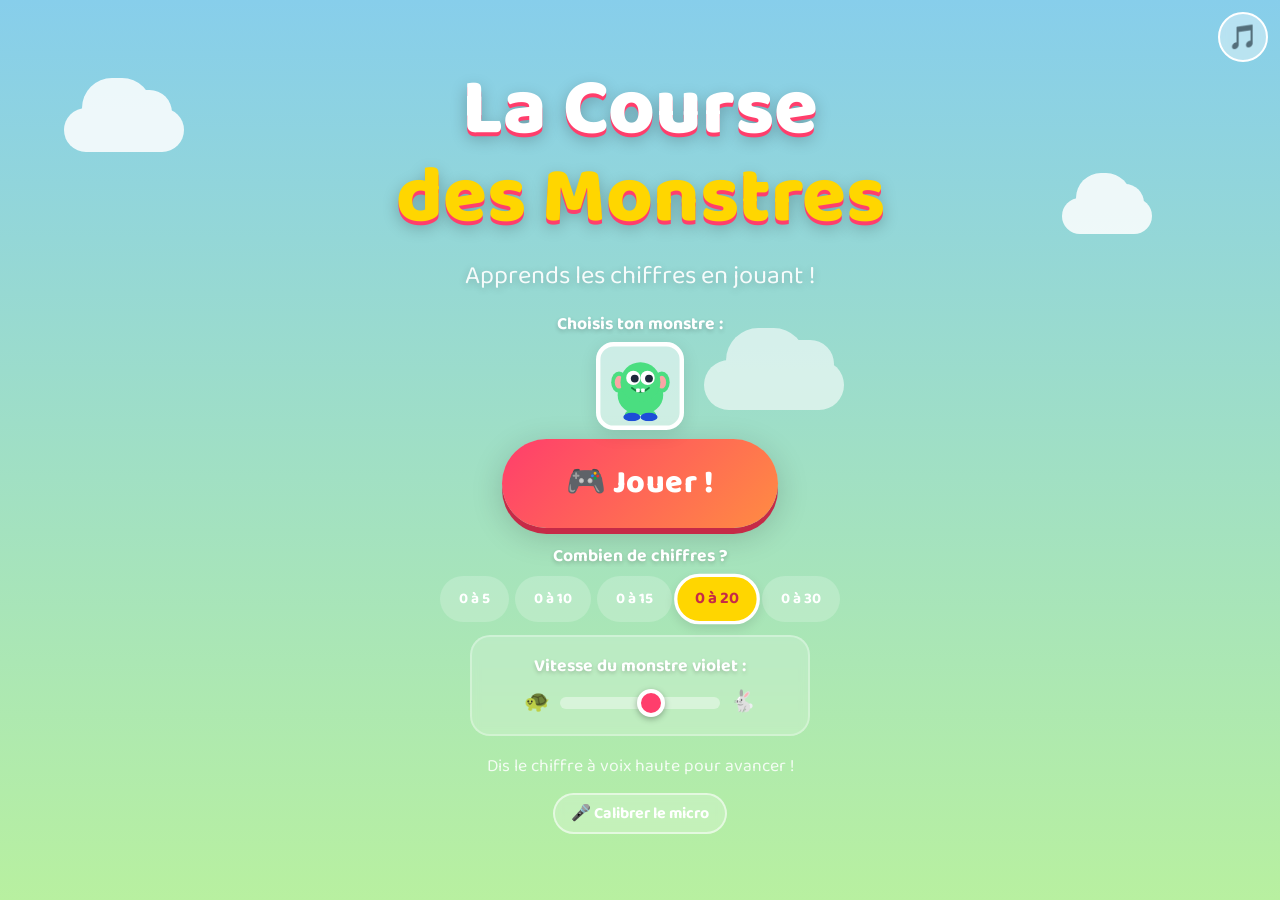
<file: index.html>
<!DOCTYPE html>
<html lang="fr">
<head>
  <meta charset="UTF-8" />
  <meta name="viewport" content="width=device-width, initial-scale=1.0, viewport-fit=cover" />
  <meta name="mobile-web-app-capable" content="yes" />
  <meta name="apple-mobile-web-app-capable" content="yes" />
  <meta name="apple-mobile-web-app-status-bar-style" content="black-translucent" />
  <meta name="apple-mobile-web-app-title" content="Course des Monstres" />
  <meta name="theme-color" content="#87CEEB" />
  <title>La Course des Monstres — Apprends les chiffres !</title>
  <meta name="description" content="Un jeu de course amusant pour apprendre les chiffres de 0 à 20 en parlant !" />
  <link rel="preconnect" href="https://fonts.googleapis.com" />
  <link rel="preconnect" href="https://fonts.gstatic.com" crossorigin />
  <link href="https://fonts.googleapis.com/css2?family=Baloo+2:wght@400;600;800&display=swap" rel="stylesheet" />
  <link rel="stylesheet" href="style.css" />
</head>
<body>

  <button id="btn-music" class="btn-audio-toggle" aria-label="Couper/Activer la musique">🎵</button>

  <!-- ══════════════════ ÉCRAN D'ACCUEIL ══════════════════ -->
  <div id="screen-home" class="screen active">
    <div class="home-bg">
      <div class="cloud cloud-1"></div>
      <div class="cloud cloud-2"></div>
      <div class="cloud cloud-3"></div>
    </div>
    <div class="home-content">
      <h1 class="title-main">La Course<br/><span class="title-accent">des Monstres</span></h1>
      <p class="title-sub">Apprends les chiffres en jouant !</p>
      <div class="character-selection">
        <p class="settings-label">Choisis ton monstre :</p>
        <div class="monster-options">
          <div class="monster-choice active" data-monster="A" id="choice-A"></div>
          <div class="monster-choice hidden" data-monster="F" id="choice-F"></div>
          <div class="monster-choice hidden" data-monster="G" id="choice-G"></div>
          <div class="monster-choice hidden" data-monster="C" id="choice-C"></div>
          <div class="monster-choice hidden" data-monster="H" id="choice-H"></div>
          <div class="monster-choice hidden" data-monster="D" id="choice-D"></div>
          <div class="monster-choice hidden" data-monster="E" id="choice-E"></div>
        </div>
      </div>
      <button id="btn-start" class="btn-primary" aria-label="Commencer le jeu">
        <span>🎮 Jouer !</span>
      </button>

      <div class="level-selection">
        <p class="settings-label">Combien de chiffres ?</p>
        <div class="level-options">
          <button class="level-btn" data-max="5">0 à 5</button>
          <button class="level-btn" data-max="10">0 à 10</button>
          <button class="level-btn" data-max="15">0 à 15</button>
          <button class="level-btn active" data-max="20">0 à 20</button>
          <button class="level-btn" data-max="30">0 à 30</button>
          <button id="level-btn-secret" class="level-btn level-btn-special hidden" data-max="50">🌟 Master (0-50)</button>
        </div>
      </div>

      <div class="settings-zone">
        <p class="settings-label">Vitesse du monstre violet :</p>
        <div class="speed-control">
          <span>🐢</span>
          <input type="range" id="input-speed" min="2000" max="8000" step="500" value="4500" dir="rtl">
          <span>🐇</span>
        </div>
      </div>
      
      <p class="hint-text">Dis le chiffre à voix haute pour avancer !</p>
      <a href="calibrage.html" class="btn-calibrate">🎤 Calibrer le micro</a>
    </div>
  </div>

  <!-- ══════════════════ ÉCRAN DE JEU ══════════════════ -->
  <div id="screen-game" class="screen">

    <!-- Décors arrière-plan -->
    <div class="sky">
      <div class="cloud cloud-game cloud-g1"></div>
      <div class="cloud cloud-game cloud-g2"></div>
      <div class="sun"></div>
    </div>

    <!-- Bande de chiffres 0-20 -->
    <div class="number-zone" aria-live="polite" aria-label="Chiffres de 0 à 20">
      <p class="number-label">Dis ce chiffre !</p>
      <div class="number-strip-wrapper">
        <div id="number-strip" class="number-strip">
          <!-- Les spans 0..20 sont créés par JS -->
        </div>
      </div>
    </div>

    <!-- Feedback visuel -->
    <div id="feedback" class="feedback hidden" aria-live="assertive"></div>

    <!-- Piste de course — JOUEUR (haut) -->
    <div class="track track-player" aria-label="Piste du joueur">
      <div class="track-ground track-ground-player"></div>
      <div class="track-line"></div>
      <div class="finish-flag flag-player">🏁</div>
      <div id="monster-player" class="monster monster-player" role="img" aria-label="Ton monstre">
        <!-- rendu par JS -->
      </div>
    </div>

    <!-- Séparateur herbe -->
    <div class="grass-strip"></div>

    <!-- Piste de course — TIMER (bas) -->
    <div class="track track-timer" aria-label="Piste du timer">
      <div class="track-ground track-ground-timer"></div>
      <div class="track-line"></div>
      <div class="finish-flag flag-timer">🏁</div>
      <div id="monster-timer" class="monster monster-timer" role="img" aria-label="Monstre timer">
        <!-- rendu par JS -->
      </div>
    </div>

    <!-- Bouton micro -->
    <div class="mic-zone">
      <button id="btn-mic" class="btn-mic" aria-label="Appuie et parle !">
        <svg class="mic-icon" viewBox="0 0 24 24" fill="none" xmlns="http://www.w3.org/2000/svg">
          <rect x="9" y="2" width="6" height="11" rx="3" fill="currentColor"/>
          <path d="M5 10a7 7 0 0 0 14 0" stroke="currentColor" stroke-width="2" stroke-linecap="round"/>
          <line x1="12" y1="17" x2="12" y2="21" stroke="currentColor" stroke-width="2" stroke-linecap="round"/>
          <line x1="9" y1="21" x2="15" y2="21" stroke="currentColor" stroke-width="2" stroke-linecap="round"/>
        </svg>
        <span class="mic-label">Parle !</span>
      </button>
      <div id="listening-indicator" class="listening-indicator hidden">
        <span></span><span></span><span></span>
      </div>
    </div>

    <!-- Bouton retour -->
    <button id="btn-back" class="btn-back" aria-label="Retour à l'accueil">← Accueil</button>

    <!-- Bouton Apprentissage -->
    <button id="btn-learn" class="btn-learn" aria-label="Ajouter une prononciation">
      <span class="learn-icon">🎓</span>
      <div class="learn-progress"></div>
    </button>
  </div>

  <!-- ══════════════════ ÉCRAN VICTOIRE ══════════════════ -->
  <div id="screen-win" class="screen screen-win">
    <div class="win-bg">
      <div class="confetti-container" id="confetti-container"></div>
    </div>
    <div class="win-content">
      <div class="win-monster" id="win-monster-display"></div>
      <h2 class="win-title">🎉 Bravo !</h2>
      <p class="win-score">Tu as dit tous les chiffres !</p>
      <div class="stars-row">⭐⭐⭐</div>
      <button id="btn-replay" class="btn-primary btn-replay" aria-label="Rejouer">Rejouer !</button>
    </div>
    
    <!-- OVERLAY CADEAU -->
    <div id="gift-overlay" class="gift-overlay hidden">
      <h2 class="gift-title">🎁 Nouveau Cadeau ! 🎁</h2>
      <p class="gift-text">Tu as débloqué un nouveau compagnon !</p>
      <div class="gift-monster" id="gift-monster-display"></div>
      <button id="btn-gift-ok" class="btn-primary">Super !</button>
    </div>
  </div>

  <!-- ══════════════════ ÉCRAN DÉFAITE ══════════════════ -->
  <div id="screen-lose" class="screen screen-lose">
    <div class="lose-content">
      <div class="lose-monster" id="lose-monster-display"></div>
      <h2 class="lose-title">Oh non !</h2>
      <p class="lose-text">Le monstre timer est arrivé en premier…<br/>Essaie encore !</p>
      <button id="btn-retry" class="btn-primary btn-retry" aria-label="Réessayer">Réessayer !</button>
    </div>
  </div>

  <script src="game.js"></script>
</body>
</html>
</file>
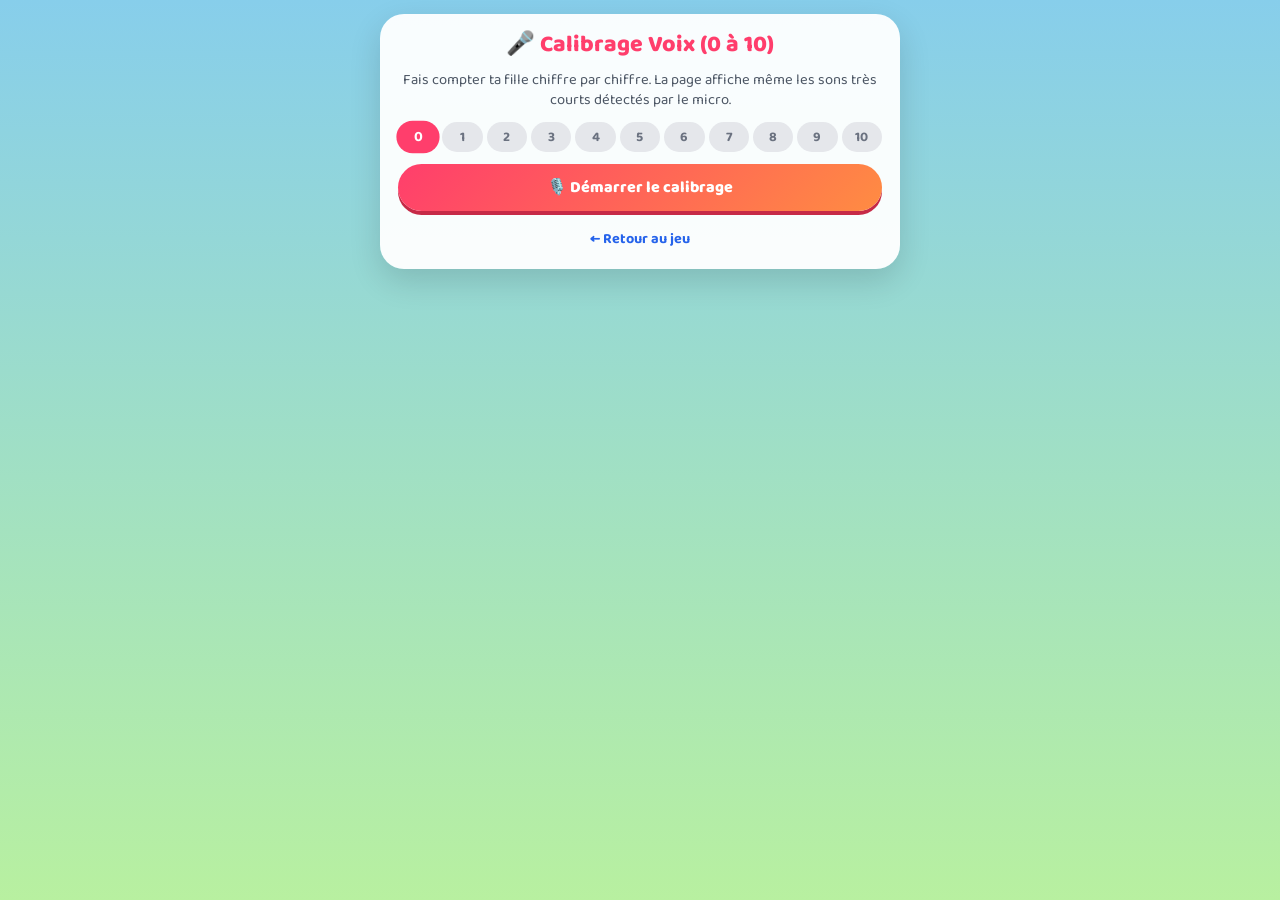
<file: calibrage.html>
<!DOCTYPE html>
<html lang="fr">
<head>
  <meta charset="UTF-8" />
  <meta name="viewport" content="width=device-width, initial-scale=1.0, viewport-fit=cover" />
  <title>Calibrage Voix — La Course des Monstres</title>
  <link rel="preconnect" href="https://fonts.googleapis.com" />
  <link rel="preconnect" href="https://fonts.gstatic.com" crossorigin />
  <link href="https://fonts.googleapis.com/css2?family=Baloo+2:wght@400;600;800&display=swap" rel="stylesheet" />
  <style>
    * { box-sizing: border-box; margin: 0; padding: 0; }
    body {
      font-family: 'Baloo 2', system-ui, sans-serif;
      background: linear-gradient(180deg, #87CEEB 0%, #B8F0A0 100%);
      min-height: 100vh;
      padding: 14px;
      color: #1F2937;
      display: flex;
      flex-direction: column;
      align-items: center;
    }
    .card {
      width: 100%;
      max-width: 520px;
      background: rgba(255, 255, 255, 0.95);
      border-radius: 24px;
      padding: 18px;
      box-shadow: 0 12px 32px rgba(0, 0, 0, 0.14);
      display: flex;
      flex-direction: column;
      gap: 12px;
    }
    h1 {
      font-size: 1.45rem;
      font-weight: 800;
      text-align: center;
      color: #FF3E6C;
      line-height: 1.15;
    }
    .subtitle {
      font-size: 0.92rem;
      text-align: center;
      color: #4B5563;
      line-height: 1.35;
    }
    .progress-row {
      display: flex;
      justify-content: space-between;
      gap: 4px;
    }
    .step-pill {
      flex: 1;
      text-align: center;
      padding: 4px 0;
      border-radius: 999px;
      font-size: 0.85rem;
      font-weight: 700;
      background: #E5E7EB;
      color: #6B7280;
      cursor: pointer;
    }
    .step-pill.done { background: #34D399; color: #fff; }
    .step-pill.active { background: #FF3E6C; color: #fff; transform: scale(1.08); }

    .target-box {
      background: linear-gradient(135deg, #FF3E6C, #FF8C42);
      color: #fff;
      border-radius: 20px;
      padding: 14px;
      text-align: center;
      box-shadow: 0 6px 0 #C62A47;
    }
    .target-label { font-size: 0.95rem; opacity: 0.92; }
    .target-number { font-size: 4.2rem; font-weight: 800; line-height: 1; }

    .status-bar {
      display: flex;
      align-items: center;
      justify-content: center;
      gap: 8px;
      font-weight: 700;
      font-size: 0.92rem;
      padding: 8px 12px;
      border-radius: 12px;
      background: #F3F4F6;
      color: #374151;
    }
    .status-bar.listening { background: #D1FAE5; color: #065F46; }
    .status-bar.speaking { background: #FEF3C7; color: #92400E; }
    .status-bar.error { background: #FEE2E2; color: #991B1B; }
    .dot {
      width: 10px; height: 10px;
      border-radius: 50%;
      background: #9CA3AF;
    }
    .status-bar.listening .dot {
      background: #10B981;
      animation: pulse 1s infinite;
    }
    .status-bar.speaking .dot {
      background: #F59E0B;
      animation: pulse 0.4s infinite;
    }
    @keyframes pulse {
      0%, 100% { transform: scale(1); opacity: 1; }
      50% { transform: scale(1.45); opacity: 0.5; }
    }

    .heard-box {
      background: #F9FAFB;
      border: 2px dashed #D1D5DB;
      border-radius: 16px;
      padding: 10px;
      min-height: 110px;
      max-height: 180px;
      overflow-y: auto;
      font-size: 0.88rem;
    }
    .heard-empty { color: #9CA3AF; text-align: center; padding-top: 24px; }
    .heard-item {
      padding: 5px 8px;
      margin-bottom: 5px;
      border-radius: 8px;
      background: #fff;
      border: 1px solid #E5E7EB;
      word-break: break-word;
    }
    .heard-item.final { border-color: #60A5FA; background: #EFF6FF; }
    .heard-item.event { border-color: #FCD34D; background: #FFFBEB; color: #92400E; font-size: 0.82rem; }

    .btn-row {
      display: flex;
      gap: 8px;
    }
    button {
      font-family: inherit;
      font-size: 1rem;
      font-weight: 800;
      border: none;
      border-radius: 999px;
      padding: 11px 16px;
      cursor: pointer;
      touch-action: manipulation;
      transition: transform 0.1s;
    }
    button:active { transform: translateY(2px); }
    .btn-primary {
      background: linear-gradient(135deg, #FF3E6C, #FF8C42);
      color: #fff;
      box-shadow: 0 4px 0 #C62A47;
      width: 100%;
    }
    .btn-next {
      flex: 2;
      background: linear-gradient(135deg, #10B981, #059669);
      color: #fff;
      box-shadow: 0 4px 0 #047857;
    }
    .btn-secondary {
      flex: 1;
      background: #E5E7EB;
      color: #374151;
      box-shadow: 0 4px 0 #9CA3AF;
    }
    .btn-copy {
      background: linear-gradient(135deg, #8B5CF6, #6D28D9);
      color: #fff;
      box-shadow: 0 4px 0 #5B21B6;
      width: 100%;
    }

    textarea {
      width: 100%;
      height: 150px;
      border-radius: 12px;
      border: 2px solid #D1D5DB;
      padding: 10px;
      font-family: monospace;
      font-size: 0.8rem;
      background: #F9FAFB;
      color: #111827;
    }
    .hidden { display: none !important; }
    .back-link {
      text-align: center;
      margin-top: 4px;
      font-size: 0.9rem;
    }
    .back-link a { color: #2563EB; font-weight: 700; text-decoration: none; }
  </style>
</head>
<body>
  <div class="card">
    <h1>🎤 Calibrage Voix (0 à 10)</h1>
    <p class="subtitle">
      Fais compter ta fille chiffre par chiffre. La page affiche même les sons très courts détectés par le micro.
    </p>

    <div id="progress-row" class="progress-row"></div>

    <div id="setup-zone">
      <button id="btn-start" class="btn-primary">🎙️ Démarrer le calibrage</button>
    </div>

    <div id="capture-zone" class="hidden">
      <div class="target-box">
        <div class="target-label">Dis ce chiffre :</div>
        <div id="target-number" class="target-number">0</div>
      </div>

      <div id="status-bar" class="status-bar">
        <span class="dot"></span>
        <span id="status-text">En attente du micro…</span>
      </div>

      <div id="heard-box" class="heard-box">
        <div class="heard-empty">Ce que le téléphone entend apparaîtra ici…</div>
      </div>

      <div class="btn-row">
        <button id="btn-prev" class="btn-secondary">← Préc.</button>
        <button id="btn-relance" class="btn-secondary">🔄 Micro</button>
        <button id="btn-next" class="btn-next">Suivant →</button>
      </div>
    </div>

    <div id="report-zone" class="hidden">
      <p class="subtitle"><strong>✅ Calibrage terminé !</strong> Copie ce rapport et colle-le dans la conversation :</p>
      <textarea id="report-output" readonly></textarea>
      <button id="btn-copy" class="btn-copy" style="margin-top:10px;">📋 Copier le rapport</button>
      <button id="btn-restart" class="btn-secondary" style="width:100%;margin-top:10px;">🔄 Recommencer</button>
    </div>

    <div class="back-link">
      <a href="index.html">← Retour au jeu</a>
    </div>
  </div>

  <script>
    const MAX_NUM = 10;
    let currentNum = 0;
    let recognition = null;
    let isRunning = false;
    const captures = {};

    for (let i = 0; i <= MAX_NUM; i++) captures[i] = [];

    const $ = id => document.getElementById(id);

    function renderPills() {
      const row = $('progress-row');
      row.innerHTML = '';
      for (let i = 0; i <= MAX_NUM; i++) {
        const pill = document.createElement('div');
        pill.className = 'step-pill' + (i === currentNum ? ' active' : (captures[i].length > 0 ? ' done' : ''));
        pill.textContent = i;
        pill.onclick = () => {
          if (!isRunning) return;
          currentNum = i;
          updateUI();
        };
        row.appendChild(pill);
      }
    }

    function updateUI() {
      $('target-number').textContent = currentNum;
      $('btn-prev').disabled = currentNum === 0;
      $('btn-next').textContent = currentNum === MAX_NUM ? 'Terminer ✓' : 'Suivant →';
      renderPills();
      renderHeard();
    }

    function renderHeard() {
      const box = $('heard-box');
      const list = captures[currentNum];
      if (!list || list.length === 0) {
        box.innerHTML = '<div class="heard-empty">Parle… tout son ou mot capté s\'affiche ici.</div>';
        return;
      }
      box.innerHTML = list.map(entry => {
        if (entry.event) {
          return `<div class="heard-item event">⚡ ${entry.event}</div>`;
        }
        const altsText = entry.alts.map(a => `"${a.t}"`).join(' | ');
        return `<div class="heard-item ${entry.isFinal ? 'final' : ''}"><strong>${entry.isFinal ? 'FINAL' : 'partiel'}:</strong> ${altsText}</div>`;
      }).join('');
      box.scrollTop = box.scrollHeight;
    }

    function setStatus(mode, text) {
      const bar = $('status-bar');
      bar.className = 'status-bar ' + mode;
      $('status-text').textContent = text;
    }

    function logEvent(msg) {
      captures[currentNum].push({ event: msg, t: Date.now() });
      renderHeard();
    }

    function initSpeech() {
      const SR = window.SpeechRecognition || window.webkitSpeechRecognition;
      if (!SR) {
        setStatus('error', 'Reconnaissance vocale non supportée sur ce navigateur.');
        return false;
      }
      recognition = new SR();
      recognition.lang = 'fr-FR';
      // Mode mot-à-mot (continuous = false) avec relance immédiate :
      // force le décodeur mobile à traiter les mots courts d'enfants sans attendre une phrase
      recognition.continuous = false;
      recognition.interimResults = true;
      recognition.maxAlternatives = 5;

      recognition.onstart = () => setStatus('listening', 'Micro prêt — parle maintenant !');

      recognition.onspeechstart = () => {
        setStatus('speaking', '🎙️ Voix détectée…');
        logEvent('Voix détectée par le micro');
      };

      recognition.onnomatch = () => {
        setStatus('listening', '✅ Voix d\'enfant validée (mode syllabe courte) !');
        logEvent('✅ VALIDÉ PAR LE JEU : Voix d\'enfant détectée (même si Google renvoie nomatch)');
      };

      recognition.onend = () => {
        if (isRunning) {
          setTimeout(() => {
            if (isRunning) {
              try { recognition.start(); } catch (e) {}
            }
          }, 120);
        }
      };

      recognition.onerror = (e) => {
        if (e.error === 'not-allowed' || e.error === 'service-not-allowed') {
          isRunning = false;
          setStatus('error', 'Permission micro refusée.');
        } else if (e.error === 'no-speech') {
          setStatus('listening', 'En écoute…');
        } else {
          logEvent(`Info micro : ${e.error}`);
        }
      };

      recognition.onresult = (event) => {
        for (let i = event.resultIndex; i < event.results.length; i++) {
          const res = event.results[i];
          const alts = [];
          for (let j = 0; j < res.length; j++) {
            const t = res[j].transcript.trim();
            if (t) alts.push({ t, c: Number((res[j].confidence || 0).toFixed(2)) });
          }
          if (alts.length > 0) {
            captures[currentNum].push({ isFinal: res.isFinal, alts });
            renderHeard();
          }
        }
      };

      return true;
    }

    function buildReport() {
      const summary = {
        userAgent: navigator.userAgent,
        date: new Date().toISOString(),
        captures: {}
      };
      for (let i = 0; i <= MAX_NUM; i++) {
        summary.captures[i] = captures[i].map(e =>
          e.event ? { ev: e.event } : { f: e.isFinal ? 1 : 0, a: e.alts.map(x => `${x.t}[${x.c}]`) }
        );
      }
      return JSON.stringify(summary, null, 2);
    }

    $('btn-start').onclick = () => {
      if (!initSpeech()) return;
      isRunning = true;
      $('setup-zone').classList.add('hidden');
      $('capture-zone').classList.remove('hidden');
      updateUI();
      try { recognition.start(); } catch (e) {}
    };

    $('btn-relance').onclick = () => {
      try { recognition.stop(); } catch (e) {}
      setTimeout(() => {
        try { recognition.start(); } catch (e) {}
      }, 150);
    };

    $('btn-prev').onclick = () => {
      if (currentNum > 0) {
        currentNum--;
        updateUI();
      }
    };

    $('btn-next').onclick = () => {
      if (currentNum < MAX_NUM) {
        currentNum++;
        updateUI();
      } else {
        isRunning = false;
        try { recognition.stop(); } catch (e) {}
        $('capture-zone').classList.add('hidden');
        $('report-zone').classList.remove('hidden');
        $('report-output').value = buildReport();
      }
    };

    $('btn-copy').onclick = async () => {
      const text = $('report-output').value;
      try {
        await navigator.clipboard.writeText(text);
        $('btn-copy').textContent = '✅ Copié !';
      } catch (e) {
        $('report-output').select();
        document.execCommand('copy');
        $('btn-copy').textContent = '✅ Copié !';
      }
      setTimeout(() => { $('btn-copy').textContent = '📋 Copier le rapport'; }, 2000);
    };

    $('btn-restart').onclick = () => {
      for (let i = 0; i <= MAX_NUM; i++) captures[i] = [];
      currentNum = 0;
      $('report-zone').classList.add('hidden');
      $('setup-zone').classList.remove('hidden');
      renderPills();
    };

    renderPills();
  </script>
</body>
</html>
</file>
<file: style.css>
/* ═══════════════════════════════════════════
   MONSTER RACE — CSS
   Police : Baloo 2 (Google Fonts)
   Palette : vive, enfantine, accessible
   Responsive : portrait & paysage, mobile & desktop
═══════════════════════════════════════════ */

*, *::before, *::after { box-sizing: border-box; margin: 0; padding: 0; }

:root {
  --sky-top:   #87CEEB;
  --sky-mid:   #B0E2FF;
  --grass:     #5CB85C;
  --grass-dk:  #4CAF50;
  --ground-p:  #FF8C42;   /* Piste joueur — orange */
  --ground-t:  #A78BFA;   /* Piste timer  — violet */
  --accent:    #FF3E6C;
  --yellow:    #FFD600;
  --white:     #FFFFFF;
  --font:      'Baloo 2', cursive;
  --radius-xl: 32px;
  --shadow:    0 8px 32px rgba(0,0,0,.18);

  /* Tailles adaptatives selon orientation */
  --track-h:     clamp(60px, 16vh, 130px);
  --monster-sz:  clamp(48px, 12vw, 100px);
  --mic-sz:      clamp(64px, 16vw, 110px);
}

html, body {
  width: 100%; height: 100%;
  overflow: hidden;
  font-family: var(--font);
  background: var(--sky-top);
  user-select: none;
  /* Safe area pour les encoches iPhone */
  padding-top: env(safe-area-inset-top);
  padding-bottom: env(safe-area-inset-bottom);
}

/* ── Écrans ─────────────────────────────── */
.screen {
  position: fixed; inset: 0;
  display: flex; flex-direction: column;
  align-items: center; justify-content: center;
  opacity: 0; pointer-events: none;
  transition: opacity .35s ease;
  will-change: opacity;
}
.screen.active { opacity: 1; pointer-events: all; }

/* ══ ACCUEIL ══════════════════════════════ */
.home-bg {
  position: absolute; inset: 0;
  background: linear-gradient(180deg, #87CEEB 0%, #B8F0A0 100%);
  overflow: hidden;
  z-index: 0;
}

.home-content {
  position: relative; z-index: 2;
  display: flex; flex-direction: column;
  align-items: center;
  gap: clamp(6px, 1.5vh, 14px);
  text-align: center;
  padding: clamp(8px, 2vw, 20px);
  width: 100%;
  max-width: 600px;
  /* Scrollable si contenu dépasse sur très petits écrans */
  overflow-y: auto;
  max-height: 100vh;
}

.title-main {
  font-size: clamp(1.8rem, 7vw, 5rem);
  font-weight: 800;
  color: #fff;
  text-shadow: 0 4px 0 #FF3E6C, 0 6px 16px rgba(0,0,0,.25);
  line-height: 1.1;
}
.title-accent { color: #FFD600; }

.title-sub {
  font-size: clamp(.85rem, 3vw, 1.6rem);
  color: rgba(255,255,255,.92);
  text-shadow: 0 2px 8px rgba(0,0,0,.2);
}

/* Boutons */
.btn-primary {
  font-family: var(--font);
  font-size: clamp(1rem, 4vw, 2rem);
  font-weight: 800;
  padding: .6em 2em;
  background: linear-gradient(135deg, #FF3E6C, #FF8C42);
  color: #fff;
  border: none; border-radius: 999px;
  cursor: pointer;
  box-shadow: 0 6px 0 #C62A47, var(--shadow);
  transition: transform .1s, box-shadow .1s;
  letter-spacing: .5px;
  touch-action: manipulation; /* évite le double-tap zoom */
}
.btn-primary:hover  { transform: translateY(-2px); box-shadow: 0 8px 0 #C62A47, var(--shadow); }
.btn-primary:active { transform: translateY(3px);  box-shadow: 0 3px 0 #C62A47; }

.hint-text {
  color: rgba(255,255,255,.85);
  font-size: clamp(.75rem, 2.5vw, 1.1rem);
  margin-top: 2px;
}

.btn-calibrate {
  display: inline-flex;
  align-items: center;
  gap: 6px;
  font-family: var(--font);
  font-size: clamp(.8rem, 2.6vw, 1rem);
  font-weight: 700;
  color: #fff;
  text-decoration: none;
  padding: 6px 16px;
  background: rgba(255, 255, 255, 0.22);
  border: 2px solid rgba(255, 255, 255, 0.55);
  border-radius: 999px;
  backdrop-filter: blur(5px);
  transition: transform .15s, background .2s;
  touch-action: manipulation;
}
.btn-calibrate:hover  { background: rgba(255, 255, 255, 0.35); transform: translateY(-1px); }
.btn-calibrate:active { transform: scale(0.97); }

.btn-audio-toggle {
  position: fixed;
  top: max(12px, env(safe-area-inset-top, 12px));
  right: 12px;
  width: clamp(40px, 10vw, 50px);
  height: clamp(40px, 10vw, 50px);
  background: rgba(255, 255, 255, 0.4);
  backdrop-filter: blur(5px);
  border: 2px solid #fff;
  border-radius: 50%;
  font-size: clamp(1.1rem, 3.5vw, 1.5rem);
  cursor: pointer;
  z-index: 1000;
  display: flex;
  align-items: center;
  justify-content: center;
  transition: all 0.2s;
  touch-action: manipulation;
}
.btn-audio-toggle:hover {
  background: rgba(255, 255, 255, 0.6);
  transform: scale(1.1);
}

/* Réglages vitesse */
.settings-zone {
  background: rgba(255, 255, 255, 0.2);
  padding: clamp(8px, 2vw, 15px) clamp(12px, 4vw, 25px);
  border-radius: 20px;
  backdrop-filter: blur(5px);
  border: 2px solid rgba(255, 255, 255, 0.3);
  display: flex;
  flex-direction: column;
  gap: 6px;
  align-items: center;
  width: 100%;
  max-width: 340px;
}

.settings-label {
  color: #fff;
  font-weight: 700;
  font-size: clamp(.85rem, 3vw, 1.1rem);
  text-shadow: 0 2px 4px rgba(0,0,0,0.2);
}

.speed-control {
  display: flex;
  align-items: center;
  gap: 10px;
  color: #fff;
  font-weight: 600;
  font-size: clamp(1rem, 3.5vw, 1.3rem);
}

input[type="range"] {
  -webkit-appearance: none;
  appearance: none;
  width: clamp(100px, 35vw, 160px);
  height: 12px;
  background: rgba(255,255,255,0.4);
  border-radius: 6px;
  outline: none;
  cursor: pointer;
}
input[type="range"]::-webkit-slider-thumb {
  -webkit-appearance: none;
  appearance: none;
  width: clamp(22px, 6vw, 28px);
  height: clamp(22px, 6vw, 28px);
  background: #FF3E6C;
  border: 4px solid #fff;
  border-radius: 50%;
  box-shadow: 0 2px 6px rgba(0,0,0,0.3);
  transition: transform 0.2s;
}
input[type="range"]::-webkit-slider-thumb:hover { transform: scale(1.2); }

/* Sélection personnage */
.character-selection {
  display: flex;
  flex-direction: column;
  gap: 8px;
  align-items: center;
  width: 100%;
}

.monster-options {
  display: flex;
  gap: 10px;
  flex-wrap: wrap;
  justify-content: center;
}

.monster-choice {
  width: clamp(56px, 14vw, 80px);
  height: clamp(56px, 14vw, 80px);
  background: rgba(255, 255, 255, 0.2);
  border-radius: 16px;
  display: flex;
  align-items: center;
  justify-content: center;
  cursor: pointer;
  border: 4px solid transparent;
  transition: all 0.2s;
  touch-action: manipulation;
}
.monster-choice:hover {
  background: rgba(255, 255, 255, 0.3);
  transform: scale(1.05);
}
.monster-choice.active {
  background: rgba(255, 255, 255, 0.5);
  border-color: #fff;
  box-shadow: 0 4px 15px rgba(0,0,0,0.1);
  transform: scale(1.1);
}
#choice-E.active {
  background: linear-gradient(135deg, #FFD700, #FF3E6C);
  border-color: #fff;
  box-shadow: 0 0 20px rgba(255, 215, 0, 0.6);
}
.monster-choice svg { width: 90%; height: 90%; }

/* Sélection niveau */
.level-selection {
  display: flex;
  flex-direction: column;
  gap: 6px;
  align-items: center;
  width: 100%;
}

.level-options {
  display: flex;
  gap: 6px;
  flex-wrap: wrap;
  justify-content: center;
}

.level-btn {
  font-family: var(--font);
  font-size: clamp(.75rem, 2.5vw, .95rem);
  font-weight: 700;
  padding: clamp(5px, 1.5vw, 8px) clamp(10px, 3vw, 16px);
  background: rgba(255, 255, 255, 0.2);
  color: #fff;
  border: 3px solid transparent;
  border-radius: 999px;
  cursor: pointer;
  transition: all 0.2s;
  touch-action: manipulation;
}
.level-btn:hover {
  background: rgba(255, 255, 255, 0.3);
  transform: translateY(-2px);
}
.level-btn.active {
  background: #FFD600;
  color: #C62A47;
  border-color: #fff;
  box-shadow: 0 4px 10px rgba(0,0,0,0.1);
  transform: scale(1.1);
}
.level-btn-special {
  background: linear-gradient(135deg, #FFD700, #F39C12);
  border-color: #fff;
  color: #7E22CE;
  animation: special-pulse 2s infinite;
  box-shadow: 0 0 15px rgba(255, 215, 0, 0.5);
}
@keyframes special-pulse {
  0%, 100% { transform: scale(1);    box-shadow: 0 0 15px rgba(255, 215, 0, 0.5); }
  50%       { transform: scale(1.05); box-shadow: 0 0 25px rgba(255, 215, 0, 0.8); }
}

.hidden { display: none !important; }

/* ══ JEU ══════════════════════════════════ */
#screen-game {
  background: linear-gradient(180deg, #87CEEB 0%, #7FD8B0 100%);
  justify-content: flex-start;
  padding: 0;
  gap: 0;
}

/* Ciel et déco */
.sky {
  position: absolute; top: 0; left: 0; right: 0;
  height: 38%; z-index: 0; pointer-events: none;
}

.sun {
  position: absolute; top: 12%; right: 8%;
  width: clamp(30px, 6vw, 70px);
  height: clamp(30px, 6vw, 70px);
  background: radial-gradient(circle at 40% 40%, #FFE44D, #FFAE00);
  border-radius: 50%;
  box-shadow: 0 0 30px 10px rgba(255,220,60,.4);
  animation: sun-pulse 3s ease-in-out infinite;
}
@keyframes sun-pulse {
  0%, 100% { box-shadow: 0 0 30px 10px rgba(255,220,60,.4); }
  50%       { box-shadow: 0 0 50px 18px rgba(255,220,60,.6); }
}

/* Nuages */
.cloud {
  position: absolute;
  background: #fff;
  border-radius: 999px;
  opacity: .85;
}
.cloud::before, .cloud::after {
  content: '';
  position: absolute;
  background: inherit;
  border-radius: inherit;
}

/* Nuages accueil */
.cloud-1 { width: 120px; height: 44px; top: 12%; left: 5%; animation: drift 18s linear infinite; }
.cloud-1::before { width: 70px; height: 60px; top: -30px; left: 18px; }
.cloud-1::after  { width: 55px; height: 45px; top: -18px; right: 12px; }
.cloud-2 { width: 90px; height: 36px; top: 22%; right: 10%; animation: drift 24s linear infinite reverse; }
.cloud-2::before { width: 55px; height: 50px; top: -25px; left: 14px; }
.cloud-2::after  { width: 42px; height: 38px; top: -14px; right: 8px; }
.cloud-3 { width: 140px; height: 50px; top: 40%; left: 55%; animation: drift 20s linear infinite; opacity: .6; }
.cloud-3::before { width: 80px; height: 65px; top: -32px; left: 22px; }
.cloud-3::after  { width: 60px; height: 48px; top: -20px; right: 10px; }

/* Nuages jeu */
.cloud-game { animation: drift-game 22s linear infinite; }
.cloud-g1 { width: 110px; height: 40px; top: 5%; left: -10%; opacity: .9; }
.cloud-g1::before { width: 65px; height: 55px; top: -28px; left: 16px; }
.cloud-g1::after  { width: 50px; height: 42px; top: -16px; right: 10px; }
.cloud-g2 { width: 80px; height: 30px; top: 14%; right: -5%; animation-duration: 30s; animation-direction: reverse; opacity: .75; }
.cloud-g2::before { width: 48px; height: 44px; top: -22px; left: 12px; }
.cloud-g2::after  { width: 38px; height: 34px; top: -12px; right: 8px; }

@keyframes drift        { from { transform: translateX(0); } to { transform: translateX(110vw); } }
@keyframes drift-game   { from { transform: translateX(-110%); } to { transform: translateX(110vw); } }

/* Zone chiffres */
.number-zone {
  position: relative; z-index: 10;
  display: flex; flex-direction: column;
  align-items: center;
  width: 100%;
  padding: clamp(4px, 1.2vh, 14px) 0 0;
  gap: 2px;
}

.number-label {
  font-size: clamp(.75rem, 2vw, 1.15rem);
  color: rgba(255,255,255,.92);
  font-weight: 700;
  letter-spacing: .5px;
  margin: 0;
  text-shadow: 0 1px 4px rgba(0,0,0,.2);
}

/* Bande scrollable */
.number-strip-wrapper {
  width: 100%;
  overflow: hidden;
  position: relative;
}
.number-strip-wrapper::before,
.number-strip-wrapper::after {
  content: '';
  position: absolute; top: 0; bottom: 0; width: 40px;
  z-index: 2; pointer-events: none;
}
.number-strip-wrapper::before {
  left: 0;
  background: linear-gradient(to right, rgba(135,206,235,.85), transparent);
}
.number-strip-wrapper::after {
  right: 0;
  background: linear-gradient(to left, rgba(135,206,235,.85), transparent);
}

.number-strip {
  display: flex;
  align-items: center;
  gap: clamp(4px, 1.5vw, 18px);
  padding: clamp(8px, 1.5vh, 18px) 50px;
  transition: transform .5s cubic-bezier(.34,1.2,.64,1);
  will-change: transform;
  width: max-content;
}

/* Chaque chiffre */
.num-item {
  font-family: var(--font);
  font-size: clamp(1.2rem, 3.5vw, 2.4rem);
  font-weight: 800;
  color: rgba(255,255,255,.55);
  line-height: 1;
  padding: .15em .35em;
  border-radius: 12px;
  transition:
    font-size .35s cubic-bezier(.34,1.56,.64,1),
    color .25s,
    transform .35s cubic-bezier(.34,1.56,.64,1),
    background .25s,
    box-shadow .25s;
  cursor: default;
  flex-shrink: 0;
  position: relative;
}
.num-item.done {
  color: rgba(255,255,255,.75);
  text-decoration: line-through;
  text-decoration-color: rgba(255,255,255,.5);
}
.num-item.active {
  font-size: clamp(2.4rem, 9vw, 6rem);
  color: #fff;
  background: linear-gradient(135deg, #FF3E6C, #FF8C42);
  box-shadow: 0 6px 0 #C62A47, 0 10px 30px rgba(255,62,108,.45);
  transform: translateY(-6px) scale(1.05);
  border-radius: 20px;
  padding: .12em .3em;
  animation: active-pulse 1.8s ease-in-out infinite;
}
@keyframes active-pulse {
  0%, 100% { box-shadow: 0 6px 0 #C62A47, 0 10px 30px rgba(255,62,108,.45); }
  50%       { box-shadow: 0 6px 0 #C62A47, 0 14px 36px rgba(255,62,108,.7); }
}
@keyframes bounce-idle {
  0%, 100% { transform: translateY(0); }
  50%       { transform: translateY(-12px); }
}

/* Feedback */
.feedback {
  position: fixed; top: 50%; left: 50%;
  transform: translate(-50%, -50%) scale(0);
  font-size: clamp(1.5rem, 7vw, 5rem);
  font-weight: 800;
  padding: .3em .7em;
  border-radius: var(--radius-xl);
  z-index: 100;
  pointer-events: none;
  transition: transform .2s cubic-bezier(.34,1.56,.64,1), opacity .3s;
  opacity: 0;
  text-shadow: 0 2px 8px rgba(0,0,0,.15);
  white-space: nowrap;
}
.feedback.show {
  transform: translate(-50%, -50%) scale(1);
  opacity: 1;
}
.feedback.correct { background: linear-gradient(135deg, #43E97B, #38F9D7); color: #fff; }
.feedback.wrong   { background: linear-gradient(135deg, #FA709A, #FEE140); color: #fff; }
.feedback.hidden  { display: none; }

/* ── Pistes ─────────────────────────────── */
.track {
  position: relative;
  width: 100%;
  height: var(--track-h);
  overflow: hidden;
  flex-shrink: 0;
}

.track-ground {
  position: absolute; inset: 0;
  border-top: 4px solid rgba(255,255,255,.25);
  border-bottom: 4px solid rgba(0,0,0,.1);
}
.track-ground-player { background: #FF8C42; }
.track-ground-timer  { background: #A78BFA; }

.track-line {
  position: absolute;
  top: 50%; left: 0; right: 0;
  height: 4px;
  background: repeating-linear-gradient(
    90deg,
    rgba(255,255,255,.5) 0, rgba(255,255,255,.5) 24px,
    transparent 24px, transparent 48px
  );
  transform: translateY(-50%);
  animation: track-scroll 1.2s linear infinite;
}
@keyframes track-scroll {
  from { background-position: 0 0; }
  to   { background-position: 48px 0; }
}

.finish-flag {
  position: absolute;
  right: 10px; top: 50%;
  transform: translateY(-50%);
  font-size: clamp(1.4rem, 5vw, 2.8rem);
  z-index: 5;
  pointer-events: none;
  filter: drop-shadow(0 2px 4px rgba(0,0,0,.2));
}

/* ── Monstres ───────────────────────────── */
.monster {
  position: absolute;
  bottom: 4px;
  width: var(--monster-sz);
  height: var(--monster-sz);
  z-index: 6;
  transition: left .5s cubic-bezier(.34,1.56,.64,1);
  will-change: left;
  filter: drop-shadow(0 4px 8px rgba(0,0,0,.2));
}
.monster svg { width: 100%; height: 100%; }

/* Herbe séparatrice */
.grass-strip {
  width: 100%;
  height: clamp(12px, 3vh, 28px);
  background: linear-gradient(180deg, var(--grass) 0%, var(--grass-dk) 100%);
  position: relative; z-index: 8;
  border-top: 3px solid #fff;
  border-bottom: 3px solid rgba(0,0,0,.1);
  flex-shrink: 0;
}

/* ── Zone micro ─────────────────────────── */
.mic-zone {
  position: relative; z-index: 10;
  display: flex; flex-direction: column;
  align-items: center;
  margin-top: clamp(6px, 1.5vh, 18px);
  flex-shrink: 0;
}

.btn-mic {
  display: flex; flex-direction: column;
  align-items: center; gap: 4px;
  width: var(--mic-sz);
  height: var(--mic-sz);
  border-radius: 50%;
  border: 5px solid rgba(255,255,255,.5);
  background: linear-gradient(135deg, #FF3E6C, #FF8C42);
  color: #fff;
  cursor: pointer;
  box-shadow: 0 6px 0 #C62A47, 0 10px 30px rgba(255,62,108,.4);
  transition: transform .1s, box-shadow .1s, background .2s;
  font-family: var(--font);
  touch-action: manipulation;
}
.btn-mic.listening {
  background: linear-gradient(135deg, #43E97B, #38F9D7);
  box-shadow: 0 6px 0 #28A745, 0 10px 30px rgba(67,233,123,.5);
  animation: pulse-mic .8s ease-in-out infinite;
}
@keyframes pulse-mic {
  0%, 100% { transform: scale(1); }
  50%       { transform: scale(1.08); }
}
.btn-mic:hover  { transform: translateY(-3px); }
.btn-mic:active { transform: translateY(2px); box-shadow: 0 3px 0 #C62A47; }

.btn-mic.learning-mode {
  background: linear-gradient(135deg, #A855F7, #C084FC);
  box-shadow: 0 6px 0 #7E22CE, 0 10px 30px rgba(168,85,247,.5);
  animation: pulse-mic .8s ease-in-out infinite;
}

.mic-icon  { width: clamp(20px, 6vw, 40px); height: clamp(20px, 6vw, 40px); }
.mic-label { font-size: clamp(.6rem, 2vw, 1rem); font-weight: 800; letter-spacing: .5px; }

/* Indicateur écoute */
.listening-indicator {
  display: flex; gap: 6px;
  align-items: center;
  margin-top: 6px;
}
.listening-indicator.hidden { display: none; }
.listening-indicator span {
  width: 8px; height: 8px;
  border-radius: 50%;
  background: #43E97B;
  animation: blink-dot 1s ease-in-out infinite;
}
.listening-indicator span:nth-child(2) { animation-delay: .2s; }
.listening-indicator span:nth-child(3) { animation-delay: .4s; }
@keyframes blink-dot {
  0%, 100% { transform: scale(.7); opacity: .5; }
  50%       { transform: scale(1.3); opacity: 1; }
}

/* Bouton retour */
.btn-back {
  position: fixed;
  top: max(10px, env(safe-area-inset-top, 10px));
  left: 10px;
  z-index: 50;
  font-family: var(--font);
  font-size: clamp(.65rem, 2vw, 1rem);
  font-weight: 600;
  padding: .4em .9em;
  background: rgba(255,255,255,.7);
  border: 2px solid rgba(255,255,255,.9);
  border-radius: 999px;
  cursor: pointer;
  backdrop-filter: blur(6px);
  color: #444;
  transition: background .2s, transform .1s;
  touch-action: manipulation;
}
.btn-back:hover { background: rgba(255,255,255,.95); transform: translateY(-1px); }

/* Bouton Apprentissage (Teacher) */
.btn-learn {
  position: fixed;
  top: max(12px, env(safe-area-inset-top, 12px));
  right: 70px;
  z-index: 1100;
  width: 44px;
  height: 44px;
  border-radius: 50%;
  border: 2px solid rgba(255,255,255,.9);
  background: rgba(255,255,255,.7);
  backdrop-filter: blur(6px);
  cursor: pointer;
  display: flex;
  align-items: center;
  justify-content: center;
  overflow: hidden;
  transition: transform .1s, background .2s;
  user-select: none;
  -webkit-user-select: none;
  touch-action: none; /* empécher le scroll pendant l'appui long */
}
.btn-learn:active { transform: scale(0.95); }
.learn-icon {
  font-size: 1.2rem;
  position: relative;
  z-index: 2;
  pointer-events: none;
}
.learn-progress {
  position: absolute;
  bottom: 0; left: 0; right: 0;
  height: 0%;
  background: #A855F7;
  opacity: 0.3;
  z-index: 1;
  transition: height 0.1s linear;
  pointer-events: none;
}
.btn-learn.filling .learn-progress {
  height: 100%;
  transition: height 1.5s linear;
}
/* ══ VICTOIRE ═════════════════════════════ */
.screen-win { background: linear-gradient(135deg, #43E97B 0%, #38F9D7 100%); }
.win-bg {
  position: absolute; inset: 0;
  overflow: hidden; pointer-events: none;
}
.win-content {
  position: relative; z-index: 2;
  display: flex; flex-direction: column;
  align-items: center; gap: 12px;
  text-align: center;
  padding: 20px;
}
.win-monster {
  width: clamp(80px, 22vw, 160px);
  height: clamp(80px, 22vw, 160px);
  animation: bounce-idle 1s ease-in-out infinite;
  filter: drop-shadow(0 8px 16px rgba(0,0,0,.2));
}
.win-title {
  font-size: clamp(2rem, 9vw, 5rem);
  font-weight: 800;
  color: #fff;
  text-shadow: 0 4px 0 rgba(0,0,0,.15);
}
.win-score {
  font-size: clamp(.9rem, 3.5vw, 1.8rem);
  color: rgba(255,255,255,.95);
  font-weight: 600;
}
.stars-row { font-size: clamp(1.4rem, 6vw, 3rem); }

/* Confettis */
.confetti-piece {
  position: absolute;
  width: 12px; height: 14px;
  border-radius: 3px;
  animation: confetti-fall linear forwards;
  opacity: 0;
}
@keyframes confetti-fall {
  0%   { transform: translateY(-20px) rotate(0deg); opacity: 1; }
  100% { transform: translateY(110vh) rotate(720deg); opacity: 0; }
}

/* ══ DÉFAITE ═══════════════════════════════ */
.screen-lose { background: linear-gradient(135deg, #FA709A, #FEE140); }
.lose-content {
  display: flex; flex-direction: column;
  align-items: center; gap: 12px;
  text-align: center;
  padding: 20px;
}
.lose-monster {
  width: clamp(80px, 22vw, 160px);
  height: clamp(80px, 22vw, 160px);
  animation: shake-sad 1.5s ease-in-out infinite;
  filter: drop-shadow(0 8px 16px rgba(0,0,0,.2));
}
@keyframes shake-sad {
  0%, 100% { transform: rotate(0deg); }
  20%       { transform: rotate(-8deg); }
  40%       { transform: rotate(8deg); }
  60%       { transform: rotate(-5deg); }
  80%       { transform: rotate(5deg); }
}
.lose-title {
  font-size: clamp(2rem, 9vw, 5rem);
  font-weight: 800;
  color: #fff;
  text-shadow: 0 4px 0 rgba(0,0,0,.15);
}
.lose-text {
  font-size: clamp(.85rem, 3vw, 1.4rem);
  color: rgba(255,255,255,.95);
  font-weight: 600;
  line-height: 1.5;
}
.btn-retry { background: linear-gradient(135deg, #FA709A, #FEE140); }

/* ══════════════════════════════════════════
   ECRAN CADEAU (OVERLAY VICTOIRE)
══════════════════════════════════════════ */
.gift-overlay {
  position: absolute;
  top: 0; left: 0; right: 0; bottom: 0;
  background: rgba(255, 255, 255, 0.9);
  backdrop-filter: blur(10px);
  display: flex !important;
  flex-direction: column;
  justify-content: center;
  align-items: center;
  z-index: 100;
  animation: gift-fade-in 0.6s cubic-bezier(0.34, 1.56, 0.64, 1);
  text-align: center;
}

.gift-overlay.hidden { display: none !important; }

.gift-title {
  font-family: var(--font);
  font-weight: 900;
  font-size: clamp(2rem, 8vw, 4rem);
  color: #F59E0B;
  text-shadow: 2px 2px 0 #fff, 4px 4px 0 rgba(0,0,0,0.1);
  margin-bottom: 20px;
  animation: gift-bounce 2s infinite ease-in-out;
}

.gift-text {
  font-size: clamp(1.2rem, 5vw, 1.8rem);
  color: #4B5563;
  font-weight: 700;
  margin-bottom: 40px;
}

.gift-monster {
  width: clamp(140px, 30vw, 240px);
  height: clamp(140px, 30vw, 240px);
  margin-bottom: 40px;
  animation: gift-zoom 0.8s cubic-bezier(0.34, 1.56, 0.64, 1);
  filter: drop-shadow(0 20px 20px rgba(0,0,0,0.15));
}

@keyframes gift-fade-in {
  0% { opacity: 0; }
  100% { opacity: 1; }
}

@keyframes gift-zoom {
  0% { transform: scale(0) rotate(-20deg); }
  50% { transform: scale(1.2) rotate(10deg); }
  100% { transform: scale(1) rotate(0deg); }
}

@keyframes gift-bounce {
  0%, 100% { transform: translateY(0); }
  50% { transform: translateY(-10px); }
}

/* ══════════════════════════════════════════
   RESPONSIVE — PORTRAIT SMARTPHONE
   On empile les pistes différemment et on
   réduit encore les tailles pour tenir dans
   un viewport 360–430px de large / 640–900px de haut
══════════════════════════════════════════ */
@media (orientation: portrait) and (max-width: 767px) {

  :root {
    --track-h:    clamp(52px, 13vh, 90px);
    --monster-sz: clamp(40px, 11vw, 70px);
    --mic-sz:     clamp(56px, 18vw, 80px);
  }

  /* Accueil : espacements réduits */
  .home-content { gap: 5px; padding: 50px 12px 12px; }
  .title-main   { font-size: clamp(1.6rem, 10vw, 3rem); }
  .title-sub    { font-size: clamp(.8rem, 3.5vw, 1.1rem); }

  .monster-choice {
    width: clamp(50px, 17vw, 68px);
    height: clamp(50px, 17vw, 68px);
  }

  .settings-zone { padding: 8px 14px; max-width: 100%; }

  /* Jeu : moins de padding au-dessus */
  .number-zone { padding-top: clamp(36px, 7vh, 56px); }

  /* Chiffre actif un peu plus petit pour garder de la place */
  .num-item.active { font-size: clamp(2rem, 12vw, 3.5rem); }

  /* Bouton micro un peu plus grand pour les doigts */
  .btn-mic { border-width: 4px; }

  /* Bouton retour en haut sous l'encoche */
  .btn-back { font-size: .7rem; padding: .3em .7em; }
}

/* ══ Très petit écran (iPhone SE, 320px)══ */
@media (max-width: 360px) {
  :root {
    --track-h:    50px;
    --monster-sz: 38px;
    --mic-sz:     56px;
  }
  .title-main { font-size: 1.5rem; }
  .num-item.active { font-size: 1.8rem; }
}

/* ══ Tablet paysage ═════════════════════ */
@media (orientation: landscape) and (min-width: 768px) {
  :root {
    --track-h:    clamp(80px, 20vh, 130px);
    --monster-sz: clamp(60px, 14vw, 100px);
    --mic-sz:     clamp(72px, 16vw, 110px);
  }
}

/* ══ Desktop ════════════════════════════ */
@media (min-width: 1024px) {
  :root {
    --track-h:   130px;
    --monster-sz: 100px;
    --mic-sz:    110px;
  }
}
</file>
